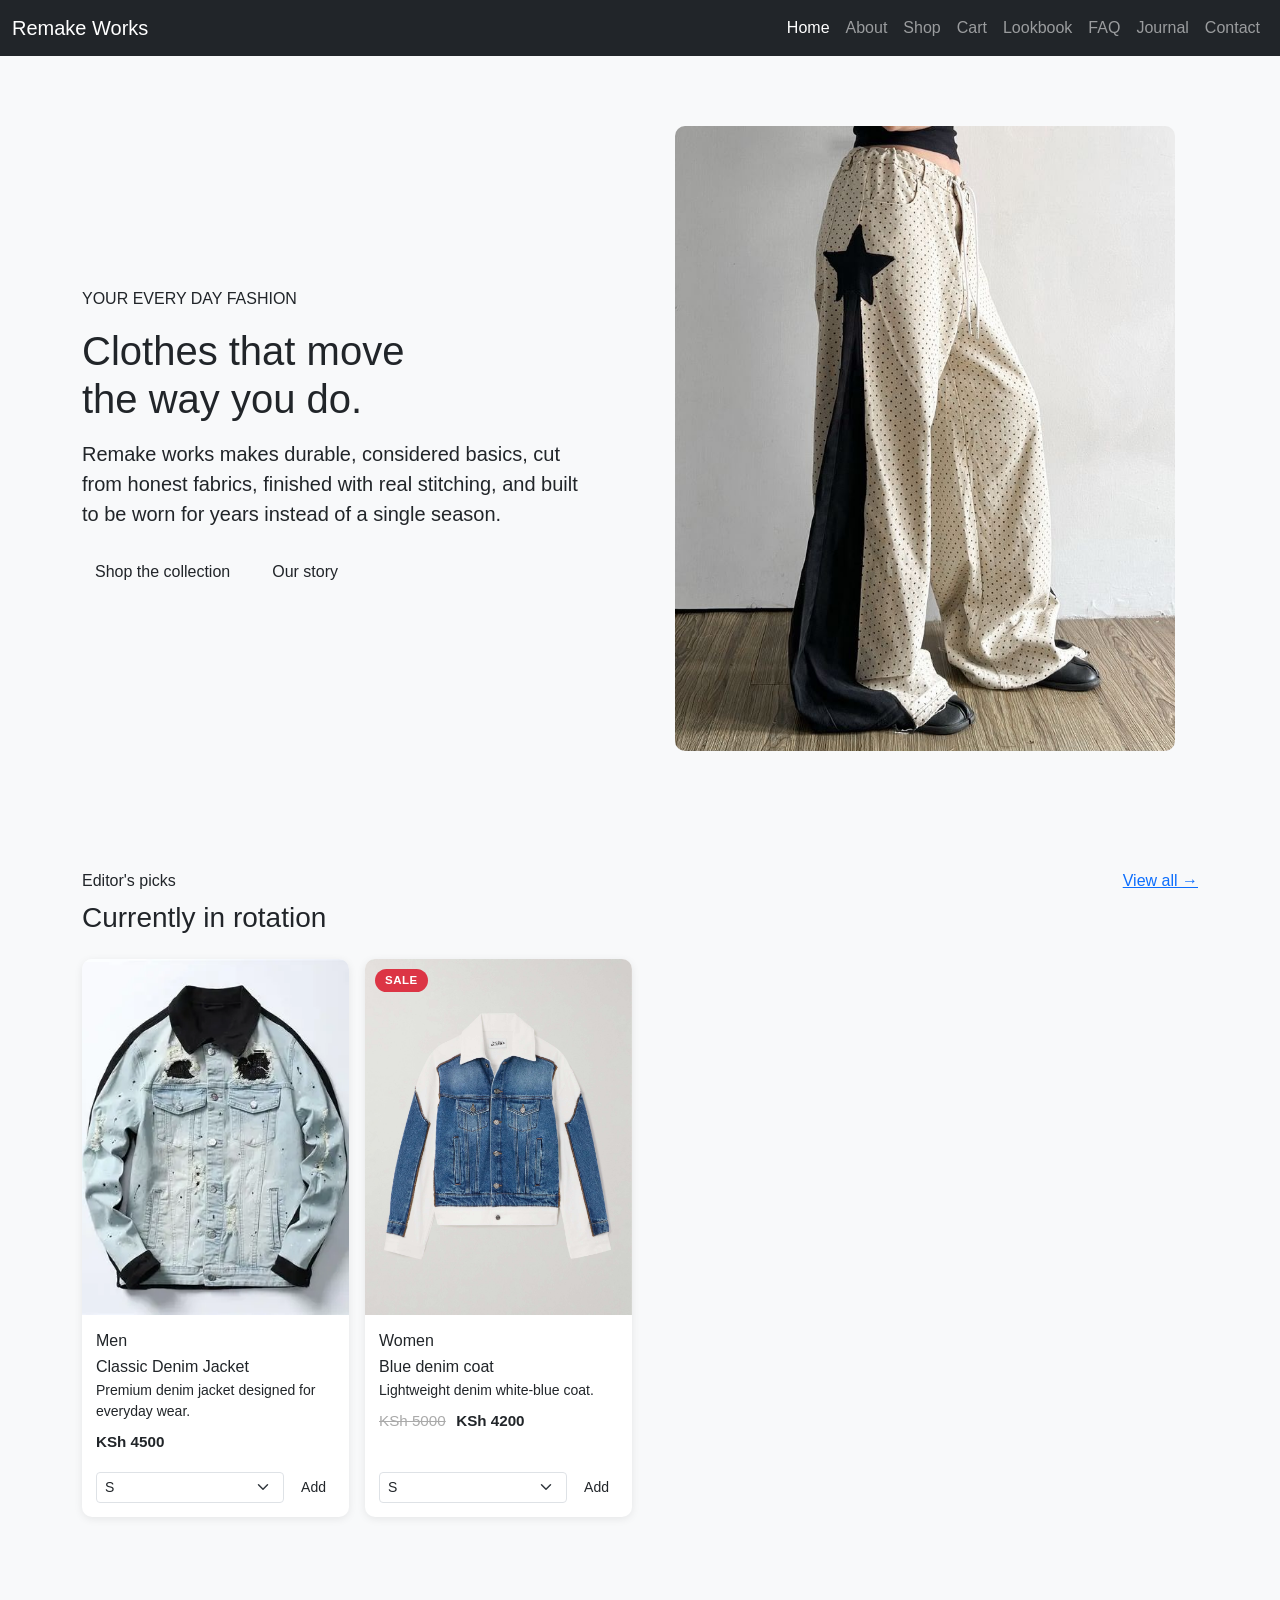
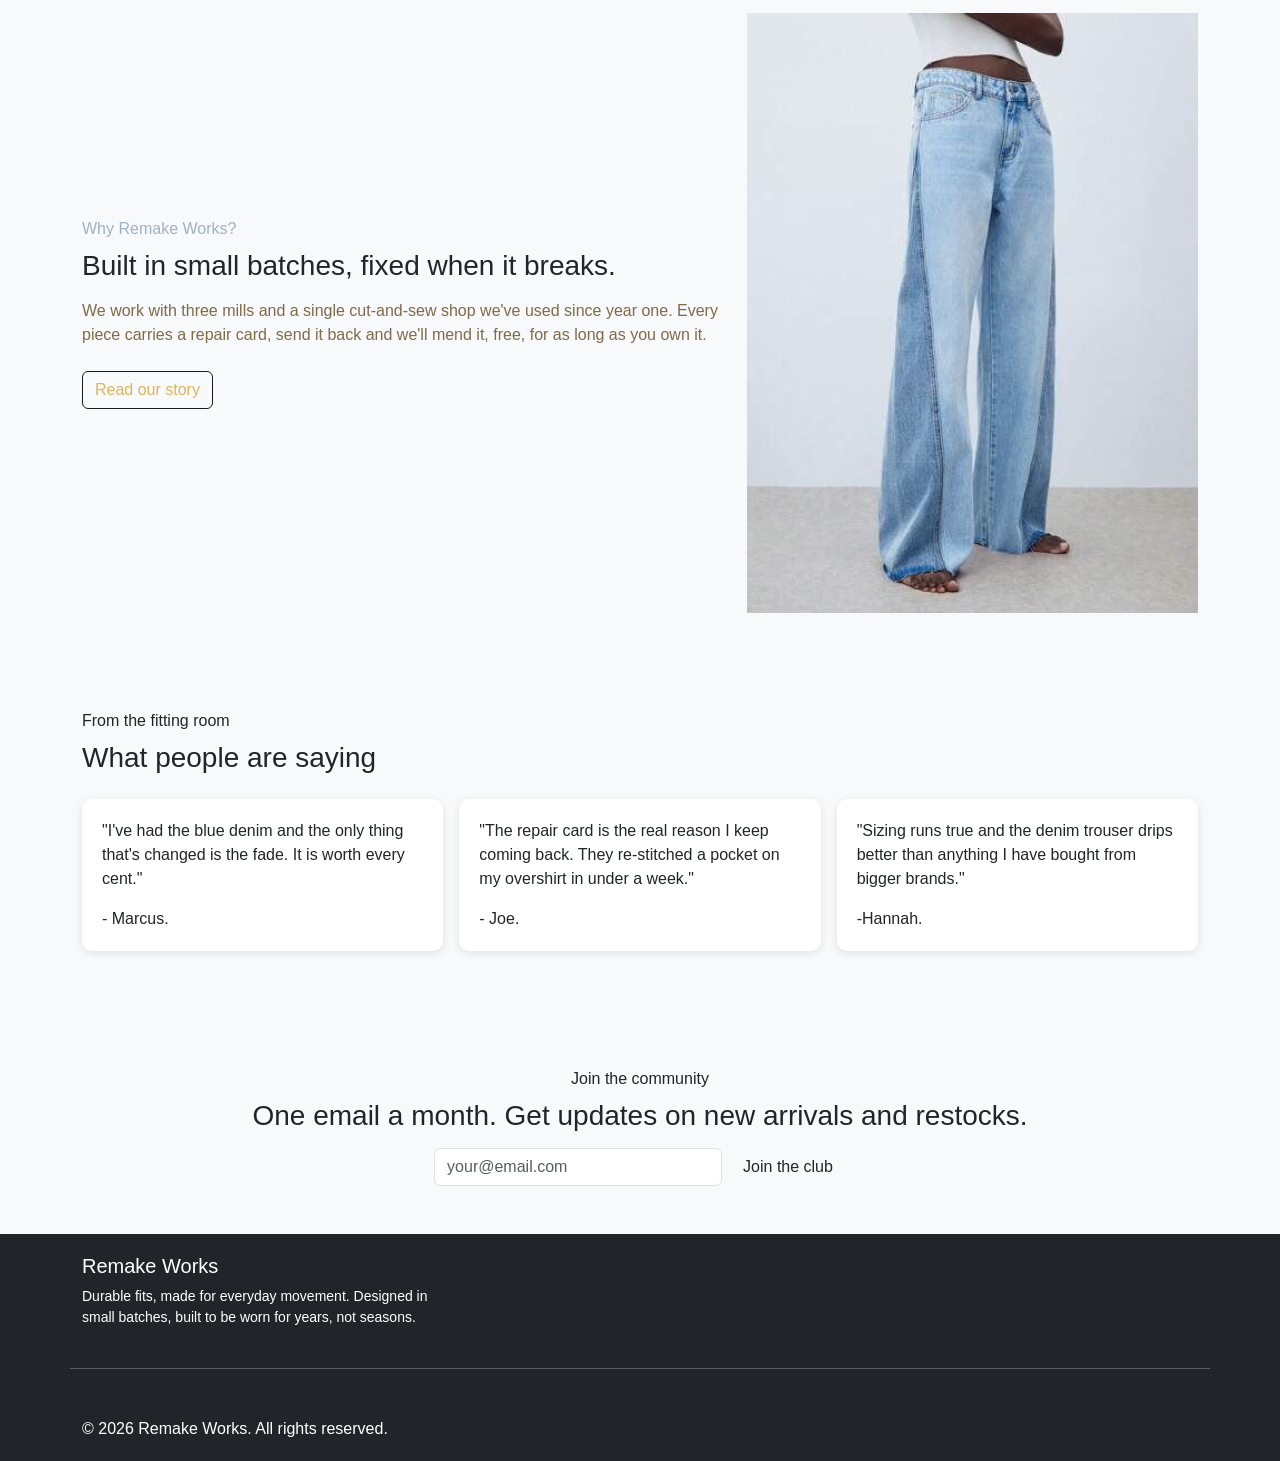
<file: index.html>
<!DOCTYPE html>
<html lang="en">
<head>
<meta charset="UTF-8">
<meta name="viewport" content="width=device-width, initial-scale=1.0">
<title>Remake Works</title>
<link href="https://cdn.jsdelivr.net/npm/bootstrap@5.3.3/dist/css/bootstrap.min.css" rel="stylesheet">

   <link rel="stylesheet" href="css/style.css">
    <script src="https://cdn.jsdelivr.net/npm/bootstrap@5.3.3/dist/js/bootstrap.bundle.min.js"></script>

<body>
    
<nav class="navbar navbar-expand-lg navbar-dark bg-dark">
    <div class="container-fluid">

        <a class="navbar-brand" href="index.html">Remake Works</a>

        <button class="navbar-toggler" type="button"
            data-bs-toggle="collapse"
            data-bs-target="#navbarNav">
            

            <span class="navbar-toggler-icon"></span>
        </button>

        <div class="collapse navbar-collapse" id="navbarNav">

            <ul class="navbar-nav ms-auto">

                <li class="nav-item">
                    <a class="nav-link active" href="index.html">Home</a>
                </li>

                <li class="nav-item">
                    <a class="nav-link" href="about.html">About</a>
                </li>

                <li class="nav-item">
                    <a class="nav-link" href="shop.html">Shop</a>
                </li>

                <li class="nav-item">
                    <a class="nav-link" href="cart.html">Cart</a>
                </li>

                <li class="nav-item">
                    <a class="nav-link" href="lookbook.html">Lookbook</a>
                </li>

                <li class="nav-item">
                    <a class="nav-link" href="faq.html">FAQ</a>
                </li>

                <li class="nav-item">
                    <a class="nav-link" href="journal.html">Journal</a>
                </li>

                <li class="nav-item">
                    <a class="nav-link" href="contact.html">Contact</a>
                </li>

            </ul>

        </div>
    </div>
</nav>

  <section class="hero">
    <div class="container">
      <div class="row align-items-center gy-4">
        <div class="col-lg-6">
          <p class="hero-tag mb-3">YOUR EVERY DAY FASHION</p>
          <h1 class="display-font mb-3">Clothes that move<br>the way you do.</h1>
          <p class="fs-5 text-ink-soft mb-4" style="max-width: 32rem;">Remake works makes durable, considered basics, cut from honest fabrics, finished with real stitching, and built to be worn for years instead of a single season.</p>
          <div class="d-flex flex-wrap gap-3">
            <a href="shop.html" class="btn btn-drift">Shop the collection</a>
            <a href="about.html" class="btn btn-drift-outline">Our story</a>
          </div>
        </div>
        <div class="col-lg-6">
          <div class="hero-image-frame">
            <img src="images/upc-j.jpeg">
          </div>
        </div>
      </div>
    </div>
  </section>



  

  <!-- Featured picks -->
  <section class="py-5 bg-canvas-soft stitch-top">
    <div class="container">
      <div class="d-flex justify-content-between align-items-baseline mb-4">
        <div>
          <p class="section-label mb-2">Editor's picks</p>
          <h2 class="h3 mb-0">Currently in rotation</h2>
        </div>
        <a href="shop.html" class="text-denim">View all &rarr;</a>
      </div>
      <div class="row g-3" id="featured-grid"></div>
    </div>
  </section>

  <!-- Brand story snippet -->
  <section class="py-5 bg-ink">
    <div class="container">
      <div class="row align-items-center gy-4">
        <div class="col-lg-7">
          <p class="section-label mb-2" style="color:#9fb3c2;">Why Remake Works?</p>
          <h2 class="h3 mb-3">Built in small batches, fixed when it breaks.</h2>
          <p class="mb-4" style="color:#7e6b48;">We work with three mills and a single cut-and-sew shop we've used since year one. Every piece carries a repair card, send it back and we'll mend it, free, for as long as you own it.</p>
          <a href="about.html" class="btn btn-drift-outline" style="border-color:#1a1919; color:#e0b45c;">Read our story</a>
        </div>
        <div class="col-lg-5">
          <div class="hero-image-frame" style="border-color:#444; background:#1b1a17;">
            <img src="images/bl-upc.jpeg">
          </div>
        </div>
      </div>
    </div>
  </section>

  <!-- Reviews -->
  <section class="py-5">
    <div class="container">
      <p class="section-label mb-2">From the fitting room</p>
      <h2 class="h3 mb-4">What people are saying</h2>
      <div class="row g-3">
        <div class="col-md-4">
          <div class="feature-block">
            <p class="mb-3">"I've had the blue denim and the only thing that's changed is the fade. It is worth every cent."</p>
            <p class="eyebrow mb-0">- Marcus.</p>
          </div>
        </div>
        <div class="col-md-4">
          <div class="feature-block">
            <p class="mb-3">"The repair card is the real reason I keep coming back. They re-stitched a pocket on my overshirt in under a week."</p>
            <p class="eyebrow mb-0">- Joe.</p>
          </div>
        </div>
        <div class="col-md-4">
          <div class="feature-block">
            <p class="mb-3">"Sizing runs true and the denim trouser drips better than anything I have bought from bigger brands."</p>
            <p class="eyebrow mb-0">-Hannah.</p>
          </div>
        </div>
      </div>
    </div>
  </section>

  <!-- Newsletter -->
  <section class="py-5 bg-canvas-soft stitch-top">
    <div class="container text-center">
      <p class="section-label mb-2">Join the community</p>
      <h2 class="h3 mb-3">One email a month. Get updates on new arrivals and restocks.</h2>
      <form class="newsletter-form d-flex gap-2 justify-content-center flex-wrap" novalidate>
        <label class="visually-hidden" for="home-newsletter-email">Email address</label>
        <input type="email" id="home-newsletter-email" class="form-control" style="max-width:18rem;" placeholder="your@email.com" required>
        <button class="btn btn-drift" type="submit">Join the club</button>
      </form>
    </div>
  </section>

</main>

<footer class="site-footer stitch-top">
  <div class="container">
    <div class="row gy-4">
      <div class="col-lg-4">
        <p class="navbar-brand-drift h5">Remake Works</p>
        <p class="text-ink-soft small">Durable fits, made for everyday movement. Designed in small batches, built to be worn for years, not seasons.</p>
       
      </div>
      
      
   
    <hr class="stitch-divider my-4">
    <div class="footer-bottom d-flex flex-wrap justify-content-between gap-2">
      <span>&copy; <span class="current-year"></span> Remake Works. All rights reserved.</span>
      </div>
  </div>
</footer>

<div class="toast-container position-fixed bottom-0 end-0 p-3" id="toast-container"></div>
<script src="js/products.js"></script>
<script src="js/main.js"></script>

</body>
</html>
</file>
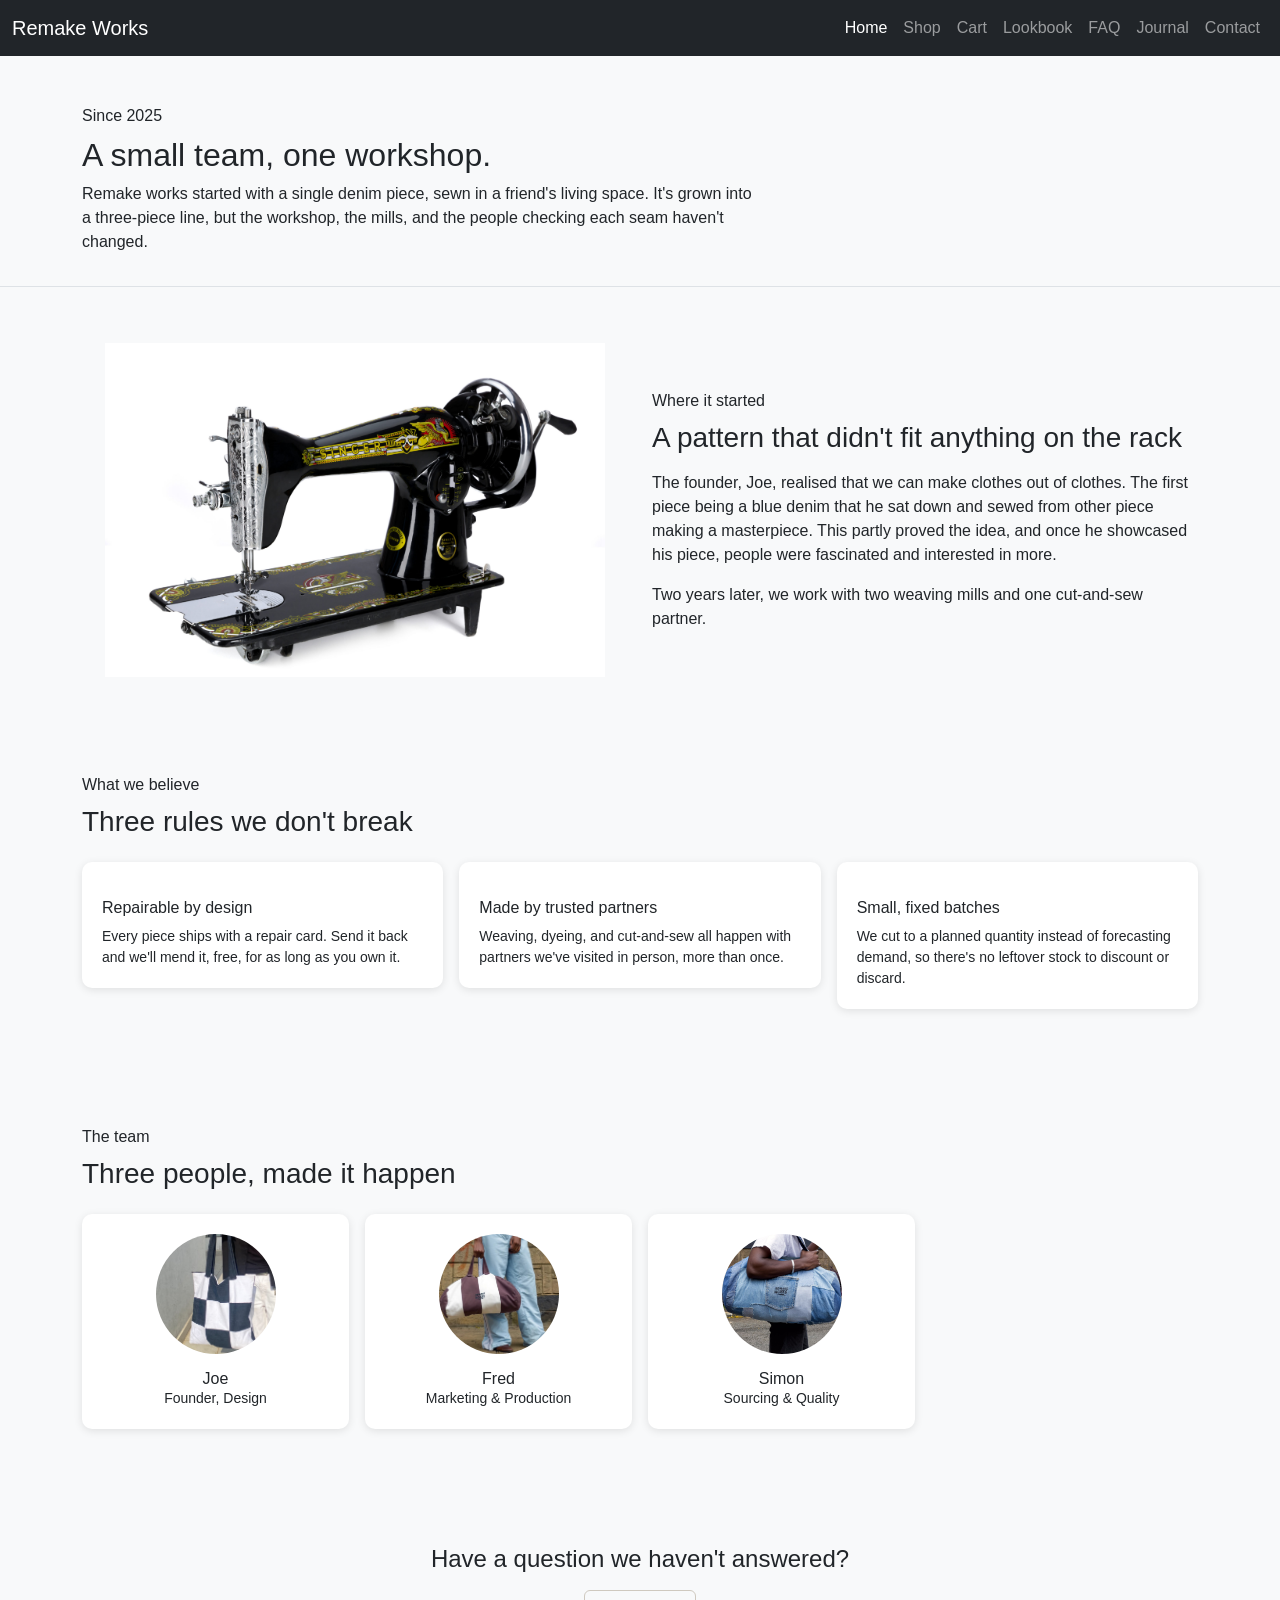
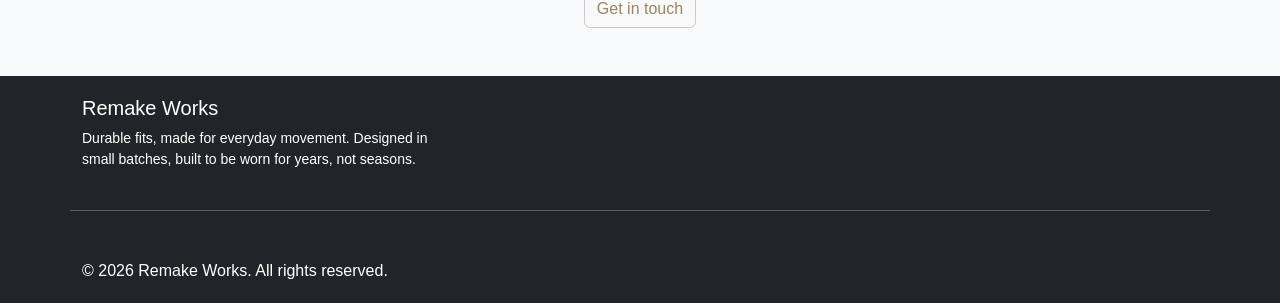
<file: about.html>
<!DOCTYPE html>
<html lang="en">
<head>
<meta charset="UTF-8">
<meta name="viewport" content="width=device-width, initial-scale=1.0">
<title>Remake Works</title>

<link href="https://cdn.jsdelivr.net/npm/bootstrap@5.3.3/dist/css/bootstrap.min.css" rel="stylesheet">
<body>
    <link rel="stylesheet" href="css/style.css">
    <script src="https://cdn.jsdelivr.net/npm/bootstrap@5.3.3/dist/js/bootstrap.bundle.min.js"></script>

<nav class="navbar navbar-expand-lg navbar-dark bg-dark">
    <div class="container-fluid">

        <a class="navbar-brand" href="index.html">Remake Works</a>

        <button class="navbar-toggler" type="button"
            data-bs-toggle="collapse"
            data-bs-target="#navbarNav">
            

            <span class="navbar-toggler-icon"></span>
        </button>

        <div class="collapse navbar-collapse" id="navbarNav">

            <ul class="navbar-nav ms-auto">

                <li class="nav-item">
                    <a class="nav-link active" href="index.html">Home</a>
                </li>


                <li class="nav-item">
                    <a class="nav-link" href="shop.html">Shop</a>
                </li>

                <li class="nav-item">
                    <a class="nav-link" href="cart.html">Cart</a>
                </li>

                <li class="nav-item">
                    <a class="nav-link" href="lookbook.html">Lookbook</a>
                </li>

                <li class="nav-item">
                    <a class="nav-link" href="faq.html">FAQ</a>
                </li>

                <li class="nav-item">
                    <a class="nav-link" href="journal.html">Journal</a>
                </li>

                <li class="nav-item">
                    <a class="nav-link" href="contact.html">Contact</a>
                </li>

            </ul>

        </div>
    </div>
</nav>

<section class="page-header">
    <div class="container">
      <p class="section-label mb-2">Since 2025</p>
      <h1 class="display-font h2 mb-2">A small team, one workshop.</h1>
      <p class="text-ink-soft mb-0" style="max-width: 42rem;">
        Remake works started with a single denim piece, sewn in a friend's living space.
        It's grown into a three-piece line, but the workshop, the mills, and the people checking each seam haven't changed.</p>
    </div>
  </section>
<section class="py-5">
    <div class="container">
      <div class="row align-items-center gy-4">
        <div class="col-lg-6">
          <div class="hero-image-frame">
            <img src="images/sew.jpg">
             </div>
        </div>
        <div class="col-lg-6">
          <p class="section-label mb-2">Where it started</p>
          <h2 class="h3 mb-3">A pattern that didn't fit anything on the rack</h2>
          <p class="text-ink-soft">The founder, Joe, realised that we can make clothes out of clothes.
             The first piece being a blue denim that he sat down and sewed from other piece making a masterpiece.
             This partly proved the idea, and once he showcased his piece, people were fascinated and interested in more.</p>
          <p class="text-ink-soft mb-0">Two years later, we work with two weaving mills and one cut-and-sew partner.</p>
        </div>
      </div>
    </div>
  </section>

  <section class="py-5 bg-canvas-soft stitch-top">
    <div class="container">
      <p class="section-label mb-2">What we believe</p>
      <h2 class="h3 mb-4">Three rules we don't break</h2>
      <div class="row g-3">
        <div class="col-md-4">
          <div class="feature-block">
            <i class="bi bi-tools fs-3 text-denim" aria-hidden="true"></i>
            <h3 class="h6 mt-3">Repairable by design</h3>
            <p class="text-ink-soft small mb-0">Every piece ships with a repair card. Send it back and we'll mend it, free, for as long as you own it.</p>
          </div>
        </div>
        <div class="col-md-4">
          <div class="feature-block">
            <i class="bi bi-geo-alt fs-3 text-denim" aria-hidden="true"></i>
            <h3 class="h6 mt-3">Made by trusted partners</h3>
            <p class="text-ink-soft small mb-0">Weaving, dyeing, and cut-and-sew all happen with partners we've visited in person, more than once.</p>
          </div>
        </div>
        <div class="col-md-4">
          <div class="feature-block">
            <i class="bi bi-arrow-repeat fs-3 text-denim" aria-hidden="true"></i>
            <h3 class="h6 mt-3">Small, fixed batches</h3>
            <p class="text-ink-soft small mb-0">We cut to a planned quantity instead of forecasting demand, so there's no leftover stock to discount or discard.</p>
          </div>
        </div>
      </div>
    </div>
  </section>

  <section class="py-5">
    <div class="container">
      <p class="section-label mb-2">The team</p>
      <h2 class="h3 mb-4">Three people, made it happen</h2>
      <div class="row g-3">
        <div class="col-md-3 col-6">
          <div class="feature-block text-center">
            <img src="images/joe.jpeg">
            <h3 class="h6 mb-0">Joe</h3>
            <p class="small text-ink-soft mb-0">Founder, Design</p>
          </div>
        </div>
        <div class="col-md-3 col-6">
          <div class="feature-block text-center">
            <img src="images/fred.jpeg">
            <h3 class="h6 mb-0">Fred</h3>
            <p class="small text-ink-soft mb-0">Marketing &amp; Production</p>
          </div>
        </div>
        <div class="col-md-3 col-6">
          <div class="feature-block text-center">
            <img src="images/simon.jpeg">
            <h3 class="h6 mb-0">Simon</h3>
            <p class="small text-ink-soft mb-0">Sourcing &amp; Quality</p>
          </div>
        </div>
        </div>
      </div>
    </div>
  </section>

  <section class="py-5 bg-ink">
    <div class="container text-center">
      <h2 class="h4 mb-3">Have a question we haven't answered?</h2>
      <a href="contact.html" class="btn btn-drift-outline" style="border-color:#cfc9bf; color:#9c865a;">Get in touch</a>
    </div>
  </section>

<footer class="site-footer stitch-top">
  <div class="container">
    <div class="row gy-4">
      <div class="col-lg-4">
        <p class="navbar-brand-drift h5">Remake Works</p>
        <p class="text-ink-soft small">Durable fits, made for everyday movement. Designed in small batches, built to be worn for years, not seasons.</p>
       
      </div>
      
      
   
    <hr class="stitch-divider my-4">
    <div class="footer-bottom d-flex flex-wrap justify-content-between gap-2">
      <span>&copy; <span class="current-year"></span> Remake Works. All rights reserved.</span>
      </div>
  </div>
</footer>

<div class="toast-container position-fixed bottom-0 end-0 p-3" id="toast-container"></div>
<script src="js/products.js"></script>
<script src="js/main.js"></script>

</body>
</html>
</file>
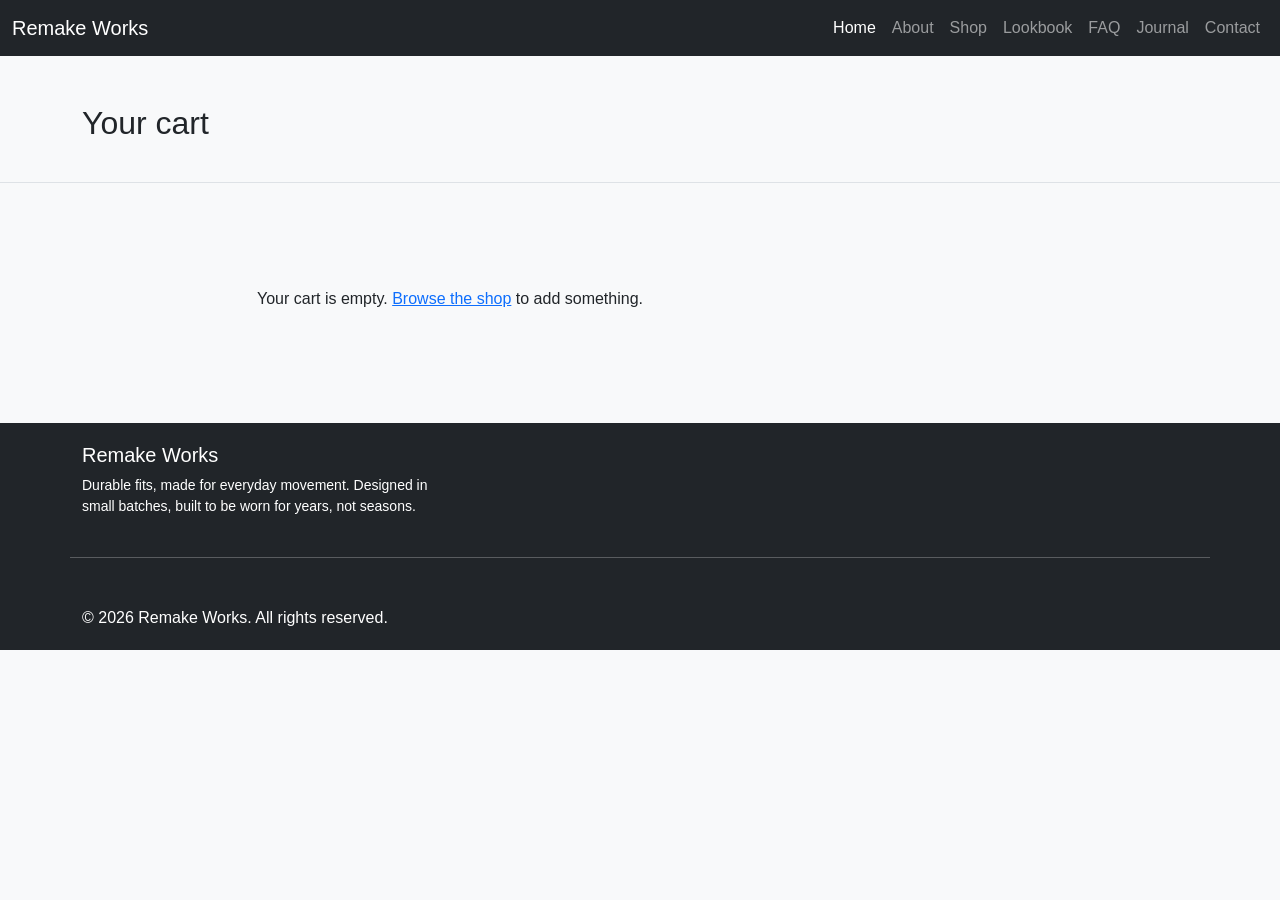
<file: cart.html>
<!DOCTYPE html>
<html lang="en">
<head>
<meta charset="UTF-8">
<meta name="viewport" content="width=device-width, initial-scale=1.0">
<title>Remake Works</title>
</head>
<link href="https://cdn.jsdelivr.net/npm/bootstrap@5.3.3/dist/css/bootstrap.min.css" rel="stylesheet">
<body>
    <link rel="stylesheet" href="css/style.css">
    <script src="https://cdn.jsdelivr.net/npm/bootstrap@5.3.3/dist/js/bootstrap.bundle.min.js"></script>

<nav class="navbar navbar-expand-lg navbar-dark bg-dark">
    <div class="container-fluid">

        <a class="navbar-brand" href="index.html">Remake Works</a>

        <button class="navbar-toggler" type="button"
            data-bs-toggle="collapse"
            data-bs-target="#navbarNav">
            

            <span class="navbar-toggler-icon"></span>
        </button>

        <div class="collapse navbar-collapse" id="navbarNav">

            <ul class="navbar-nav ms-auto">

                <li class="nav-item">
                    <a class="nav-link active" href="index.html">Home</a>
                </li>

                  <li class="nav-item">
                    <a class="nav-link" href="about.html">About</a>
                </li>

                <li class="nav-item">
                    <a class="nav-link" href="shop.html">Shop</a>
                </li>

                <li class="nav-item">
                    <a class="nav-link" href="lookbook.html">Lookbook</a>
                </li>

                <li class="nav-item">
                    <a class="nav-link" href="faq.html">FAQ</a>
                </li>

                <li class="nav-item">
                    <a class="nav-link" href="journal.html">Journal</a>
                </li>

                <li class="nav-item">
                    <a class="nav-link" href="contact.html">Contact</a>
                </li>

            </ul>

        </div>
    </div>
</nav>

<section class="page-header">
    <div class="container">
      <h1 class="display-font h2 mb-2">Your cart</h1>
     </div>
  </section>

  <section class="py-5">
    <div class="container">
      <div class="row g-4">
        <div class="col-lg-8">
          <p id="cart-empty-state" class="text-center text-ink-soft py-5">
            Your cart is empty. <a href="shop.html">Browse the shop</a> to add something.
          </p>
          <div id="cart-lines"></div>
        </div>
        <div class="col-lg-4">
          <div id="cart-summary" class="feature-block d-none">
            <h2 class="h6 mb-3">Order summary</h2>
            <div class="d-flex justify-content-between small mb-2">
              <span class="text-ink-soft">Subtotal</span>
              <span id="cart-subtotal">$0.00</span>
            </div>
            <div class="d-flex justify-content-between small mb-2">
              <span class="text-ink-soft">Shipping</span>
              <span id="cart-shipping">$0.00</span>
            </div>
            <hr class="stitch-divider my-3">
            <div class="d-flex justify-content-between fw-bold mb-3">
              <span>Total</span>
              <span id="cart-total">$0.00</span>
            </div>
            <button id="checkout-btn" type="button" class="btn btn-drift w-100">Checkout</button>
            <p class="small text-ink-soft mt-3 mb-0">Payment</p>
          </div>
        </div>
      </div>
    </div>
  </section>


<footer class="site-footer stitch-top">
  <div class="container">
    <div class="row gy-4">
      <div class="col-lg-4">
        <p class="navbar-brand-drift h5">Remake Works</p>
        <p class="text-ink-soft small">Durable fits, made for everyday movement. Designed in small batches, built to be worn for years, not seasons.</p>
       
      </div>
      
      
   
    <hr class="stitch-divider my-4">
    <div class="footer-bottom d-flex flex-wrap justify-content-between gap-2">
      <span>&copy; <span class="current-year"></span> Remake Works. All rights reserved.</span>
      </div>
  </div>
</footer>

<div class="toast-container position-fixed bottom-0 end-0 p-3" id="toast-container"></div>
<script src="js/products.js"></script>
<script src="js/main.js"></script>

</body>
</html>
</file>
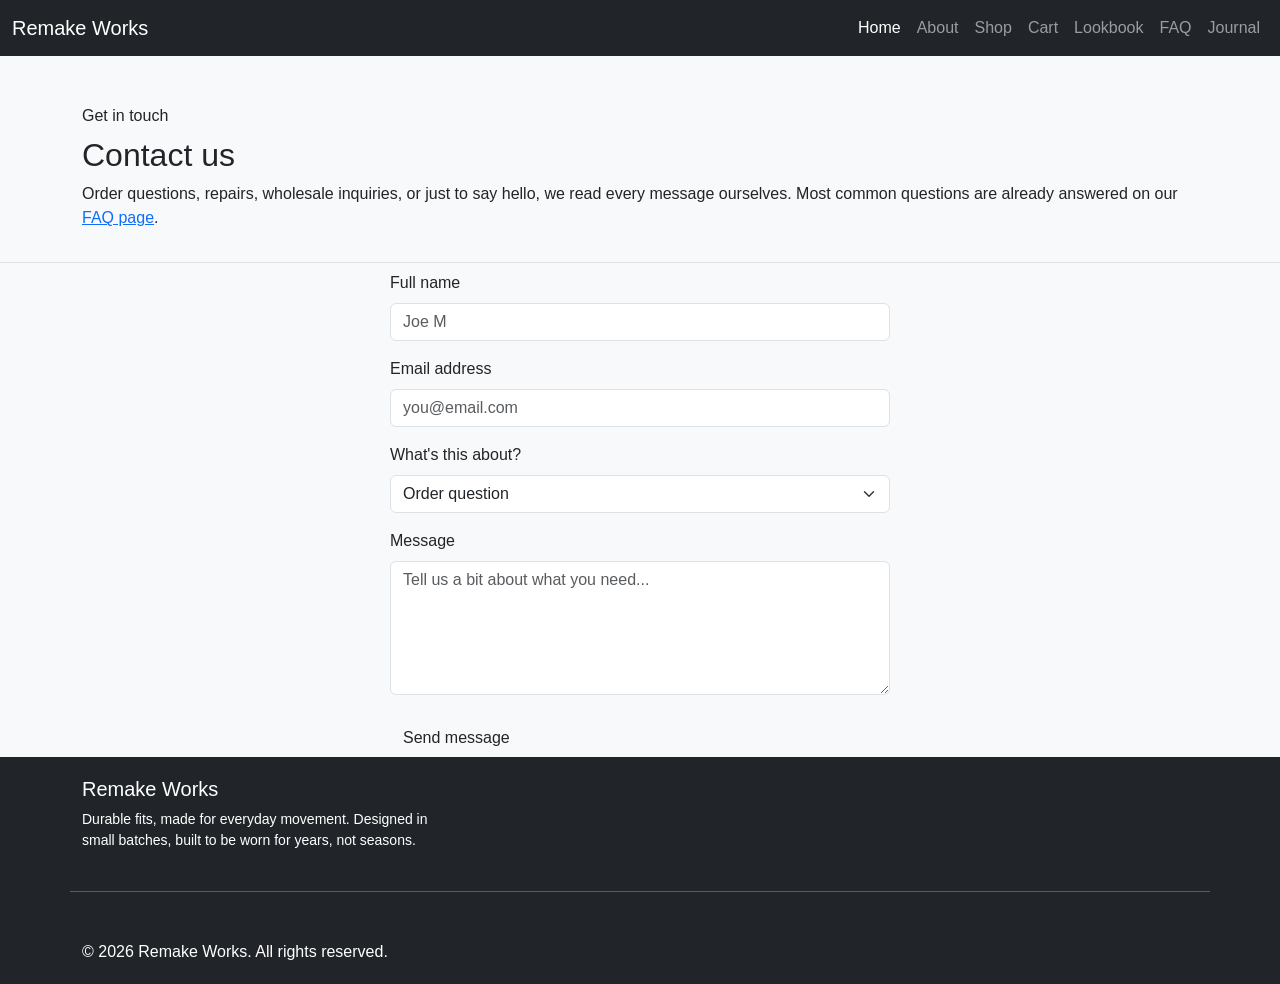
<file: contact.html>
<!DOCTYPE html>
<html lang="en">
<head>
<meta charset="UTF-8">
<meta name="viewport" content="width=device-width, initial-scale=1.0">
<title>Remake Works</title>
</head>
<link href="https://cdn.jsdelivr.net/npm/bootstrap@5.3.3/dist/css/bootstrap.min.css" rel="stylesheet">
<body>
    <link rel="stylesheet" href="css/style.css">
    <script src="https://cdn.jsdelivr.net/npm/bootstrap@5.3.3/dist/js/bootstrap.bundle.min.js"></script>

<nav class="navbar navbar-expand-lg navbar-dark bg-dark">
    <div class="container-fluid">

        <a class="navbar-brand" href="index.html">Remake Works</a>

        <button class="navbar-toggler" type="button"
            data-bs-toggle="collapse"
            data-bs-target="#navbarNav">
            

            <span class="navbar-toggler-icon"></span>
        </button>

        <div class="collapse navbar-collapse" id="navbarNav">

            <ul class="navbar-nav ms-auto">

                <li class="nav-item">
                    <a class="nav-link active" href="index.html">Home</a>
                </li>

                  <li class="nav-item">
                    <a class="nav-link" href="about.html">About</a>
                </li>
         
                <li class="nav-item">
                    <a class="nav-link" href="shop.html">Shop</a>
                </li>

                <li class="nav-item">
                    <a class="nav-link" href="cart.html">Cart</a>
                </li>

                <li class="nav-item">
                    <a class="nav-link" href="lookbook.html">Lookbook</a>
                </li>

                <li class="nav-item">
                    <a class="nav-link" href="faq.html">FAQ</a>
                </li>

                <li class="nav-item">
                    <a class="nav-link" href="journal.html">Journal</a>
                </li>

            </ul>

        </div>
    </div>
</nav>

<section class="page-header">
    <div class="container">
      <p class="section-label mb-2">Get in touch</p>
      <h1 class="display-font h2 mb-2">Contact us</h1>
      <p class="text-ink-soft mb-0">Order questions, repairs, wholesale inquiries, or just to say hello,
       we read every message ourselves. Most common questions are already answered on our
         <a href="faq.html">FAQ page</a>.</p>
    </div>
  </section>

  <form id="contact-form" novalidate>
            <div class="mb-3">
              <label for="contact-name" class="form-label">Full name</label>
              <input type="text" class="form-control" id="contact-name" name="name" placeholder="Joe M" required>
              <div class="invalid-feedback">Please tell us your name.</div>
            </div>

            <div class="mb-3">
              <label for="contact-email" class="form-label">Email address</label>
              <input type="email" class="form-control" id="contact-email" name="email" placeholder="you@email.com" required>
              <div class="invalid-feedback">Enter a valid email address.</div>
            </div>

            <div class="mb-3">
              <label for="contact-topic" class="form-label">What's this about?</label>
              <select class="form-select" id="contact-topic" name="topic">
                <option selected>Order question</option>
                <option>Repair program</option>
                <option>Returns &amp; exchanges</option>
                <option>Wholesale &amp; press</option>
                <option>Something else</option>
              </select>
            </div>

            <div class="mb-4">
              <label for="contact-message" class="form-label">Message</label>
              <textarea class="form-control" id="contact-message" name="message" rows="5" placeholder="Tell us a bit about what you need..." required></textarea>
              <div class="invalid-feedback">Message should be at least 10 characters.</div>
            </div>

            <button type="submit" class="btn btn-drift">Send message</button>
          </form>
        </div>


<footer class="site-footer stitch-top">
  <div class="container">
    <div class="row gy-4">
      <div class="col-lg-4">
        <p class="navbar-brand-drift h5">Remake Works</p>
        <p class="text-ink-soft small">Durable fits, made for everyday movement. Designed in small batches, built to be worn for years, not seasons.</p>
       
      </div>
      
      
   
    <hr class="stitch-divider my-4">
    <div class="footer-bottom d-flex flex-wrap justify-content-between gap-2">
      <span>&copy; <span class="current-year"></span> Remake Works. All rights reserved.</span>
      </div>
  </div>
</footer>

<div class="toast-container position-fixed bottom-0 end-0 p-3" id="toast-container"></div>
<script src="js/products.js"></script>
<script src="js/main.js"></script>

</body>
</html>
</file>
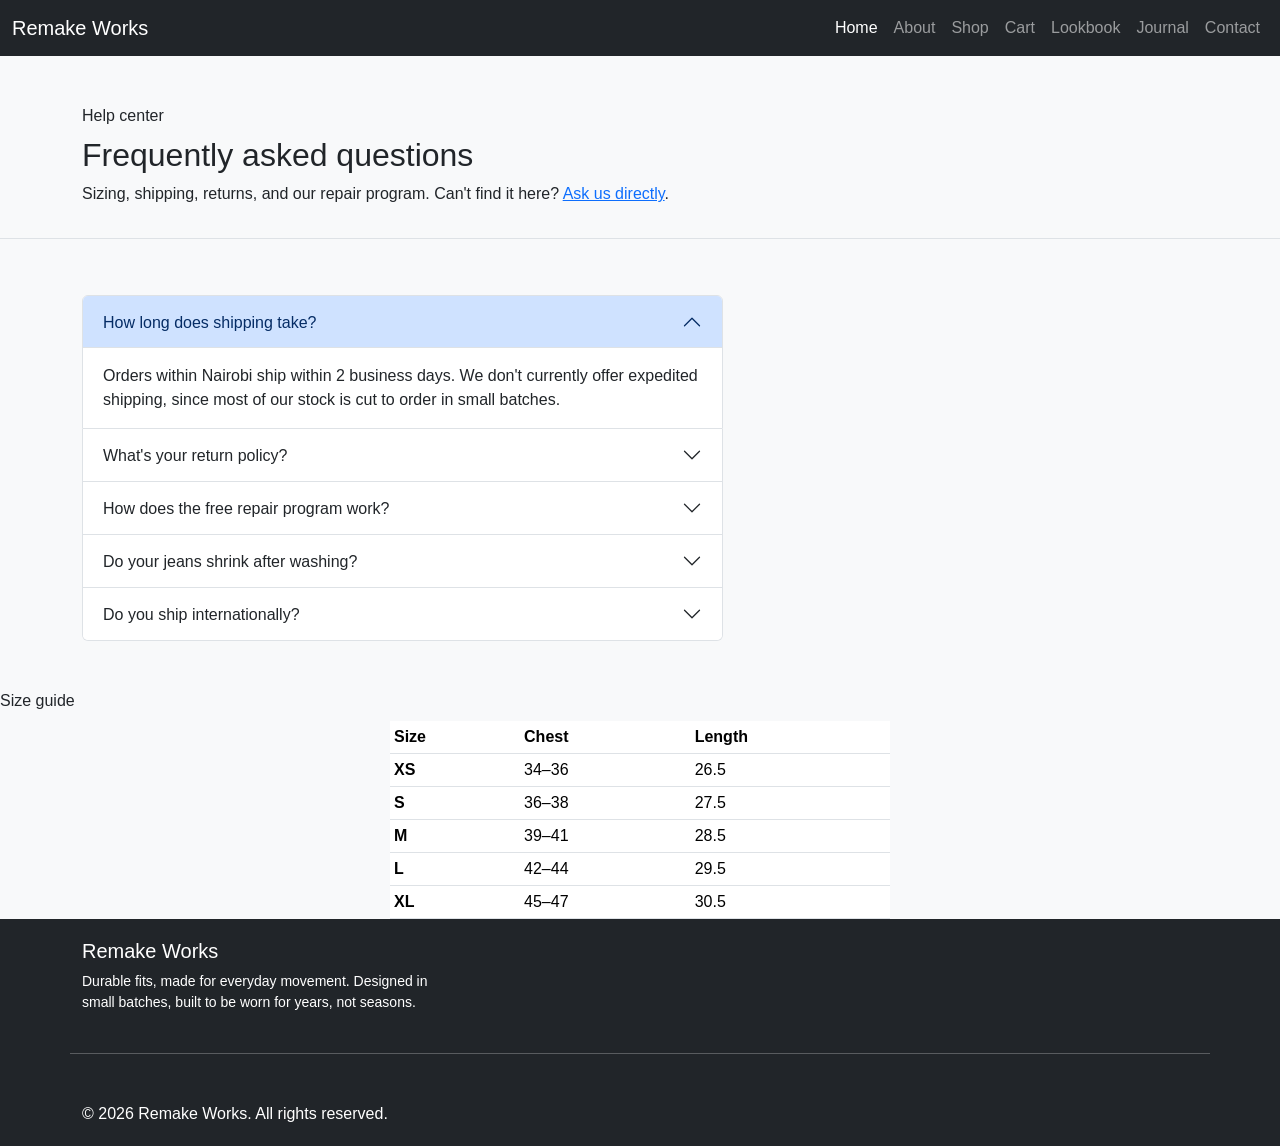
<file: faq.html>
<!DOCTYPE html>
<html lang="en">
<head>
<meta charset="UTF-8">
<meta name="viewport" content="width=device-width, initial-scale=1.0">
<title>Remake Works</title>

<link href="https://cdn.jsdelivr.net/npm/bootstrap@5.3.3/dist/css/bootstrap.min.css" rel="stylesheet">
<body>
    <link rel="stylesheet" href="css/style.css">
    <script src="https://cdn.jsdelivr.net/npm/bootstrap@5.3.3/dist/js/bootstrap.bundle.min.js"></script>

</head>
<nav class="navbar navbar-expand-lg navbar-dark bg-dark">
    <div class="container-fluid">

        <a class="navbar-brand" href="index.html">Remake Works</a>

        <button class="navbar-toggler" type="button"
            data-bs-toggle="collapse"
            data-bs-target="#navbarNav">
            

            <span class="navbar-toggler-icon"></span>
        </button>

        <div class="collapse navbar-collapse" id="navbarNav">

            <ul class="navbar-nav ms-auto">

                <li class="nav-item">
                    <a class="nav-link active" href="index.html">Home</a>
                </li>

                  <li class="nav-item">
                    <a class="nav-link" href="about.html">About</a>
                </li>

                <li class="nav-item">
                    <a class="nav-link" href="shop.html">Shop</a>
                </li>
                
                 <li class="nav-item">
                    <a class="nav-link" href="cart.html">Cart</a>
                </li>

                <li class="nav-item">
                    <a class="nav-link" href="lookbook.html">Lookbook</a>
                </li>

                <li class="nav-item">
                    <a class="nav-link" href="journal.html">Journal</a>
                </li>

                <li class="nav-item">
                    <a class="nav-link" href="contact.html">Contact</a>
                </li>

            </ul>

        </div>
    </div>
</nav>

<section class="page-header">
    <div class="container">
      <p class="section-label mb-2">Help center</p>
      <h1 class="display-font h2 mb-2">Frequently asked questions</h1>
      <p class="text-ink-soft mb-0">Sizing, shipping, returns, and our repair program. Can't find it here? <a href="contact.html">Ask us directly</a>.</p>
    </div>
  </section>

  <section class="py-5">
    <div class="container">
      <div class="row gy-4">
        <div class="col-lg-7">
          <div class="accordion" id="faqAccordion">

            <div class="accordion-item">
              <h2 class="accordion-header">
                <button class="accordion-button" type="button" data-bs-toggle="collapse" data-bs-target="#faq1" aria-expanded="true" aria-controls="faq1">
                  How long does shipping take?
                </button>
              </h2>
              <div id="faq1" class="accordion-collapse collapse show" data-bs-parent="#faqAccordion">
                <div class="accordion-body">Orders within Nairobi ship within 2 business days. We don't currently offer expedited shipping, since most of our stock is cut to order in small batches.</div>
              </div>
            </div>

            <div class="accordion-item">
              <h2 class="accordion-header">
                <button class="accordion-button collapsed" type="button" data-bs-toggle="collapse" data-bs-target="#faq2" aria-expanded="false" aria-controls="faq2">
                  What's your return policy?
                </button>
              </h2>
              <div id="faq2" class="accordion-collapse collapse" data-bs-parent="#faqAccordion">
                <div class="accordion-body">Unworn items with tags attached can be returned within 30 days of delivery for a full refund. Sale items and the Everyday Crew Socks are final sale for hygiene reasons. Email us through the <a href="contact.html">contact page</a> to start a return.</div>
              </div>
            </div>

            <div class="accordion-item">
              <h2 class="accordion-header">
                <button class="accordion-button collapsed" type="button" data-bs-toggle="collapse" data-bs-target="#faq3" aria-expanded="false" aria-controls="faq3">
                  How does the free repair program work?
                </button>
              </h2>
              <div id="faq3" class="accordion-collapse collapse" data-bs-parent="#faqAccordion">
                <div class="accordion-body">Every garment ships with a repair card printed with a unique code. If a seam fails or a button comes loose, send us a message with that code and a photo of the damage — we'll send a prepaid mailing label and repair it free of charge, with no time limit, for as long as you own the piece.</div>
              </div>
            </div>

            <div class="accordion-item">
              <h2 class="accordion-header">
                <button class="accordion-button collapsed" type="button" data-bs-toggle="collapse" data-bs-target="#faq4" aria-expanded="false" aria-controls="faq4">
                  Do your jeans shrink after washing?
                </button>
              </h2>
              <div id="faq4" class="accordion-collapse collapse" data-bs-parent="#faqAccordion">
                <div class="accordion-body">Yes, our Selvedge Straight Jean is unsanforized, so expect roughly 3–5% shrinkage in length after the first wash. We've already accounted for this in our size chart, so buy your usual size rather than sizing up.</div>
              </div>
            </div>

            <div class="accordion-item">
              <h2 class="accordion-header">
                <button class="accordion-button collapsed" type="button" data-bs-toggle="collapse" data-bs-target="#faq5" aria-expanded="false" aria-controls="faq5">
                  Do you ship internationally?
                </button>
              </h2>
              <div id="faq5" class="accordion-collapse collapse" data-bs-parent="#faqAccordion">
                <div class="accordion-body">Right now we only ship within Kenya. But we shall work to ship internationally soon</div>
              </div>
            </div>

          </div>
        </div>
    </section>

    <p class="section-label mb-2">Size guide</p>
    <div class="table-responsive">
              <table class="table table-sm align-middle mb-0">
                <thead>
                  <tr>
                    <th scope="col">Size</th>
                    <th scope="col">Chest</th>
                    <th scope="col">Length</th>
                  </tr>
                </thead>
                <tbody>
                  <tr><th scope="row">XS</th><td>34–36</td><td>26.5</td></tr>
                  <tr><th scope="row">S</th><td>36–38</td><td>27.5</td></tr>
                  <tr><th scope="row">M</th><td>39–41</td><td>28.5</td></tr>
                  <tr><th scope="row">L</th><td>42–44</td><td>29.5</td></tr>
                  <tr><th scope="row">XL</th><td>45–47</td><td>30.5</td></tr>
                </tbody>
              </table>
            </div>

<footer class="site-footer stitch-top">
  <div class="container">
    <div class="row gy-4">
      <div class="col-lg-4">
        <p class="navbar-brand-drift h5">Remake Works</p>
        <p class="text-ink-soft small">Durable fits, made for everyday movement. Designed in small batches, built to be worn for years, not seasons.</p>
       
      </div>
      
      
   
    <hr class="stitch-divider my-4">
    <div class="footer-bottom d-flex flex-wrap justify-content-between gap-2">
      <span>&copy; <span class="current-year"></span> Remake Works. All rights reserved.</span>
      </div>
  </div>
</footer>

<div class="toast-container position-fixed bottom-0 end-0 p-3" id="toast-container"></div>
<script src="js/products.js"></script>
<script src="js/main.js"></script>

</body>
</html>
</file>
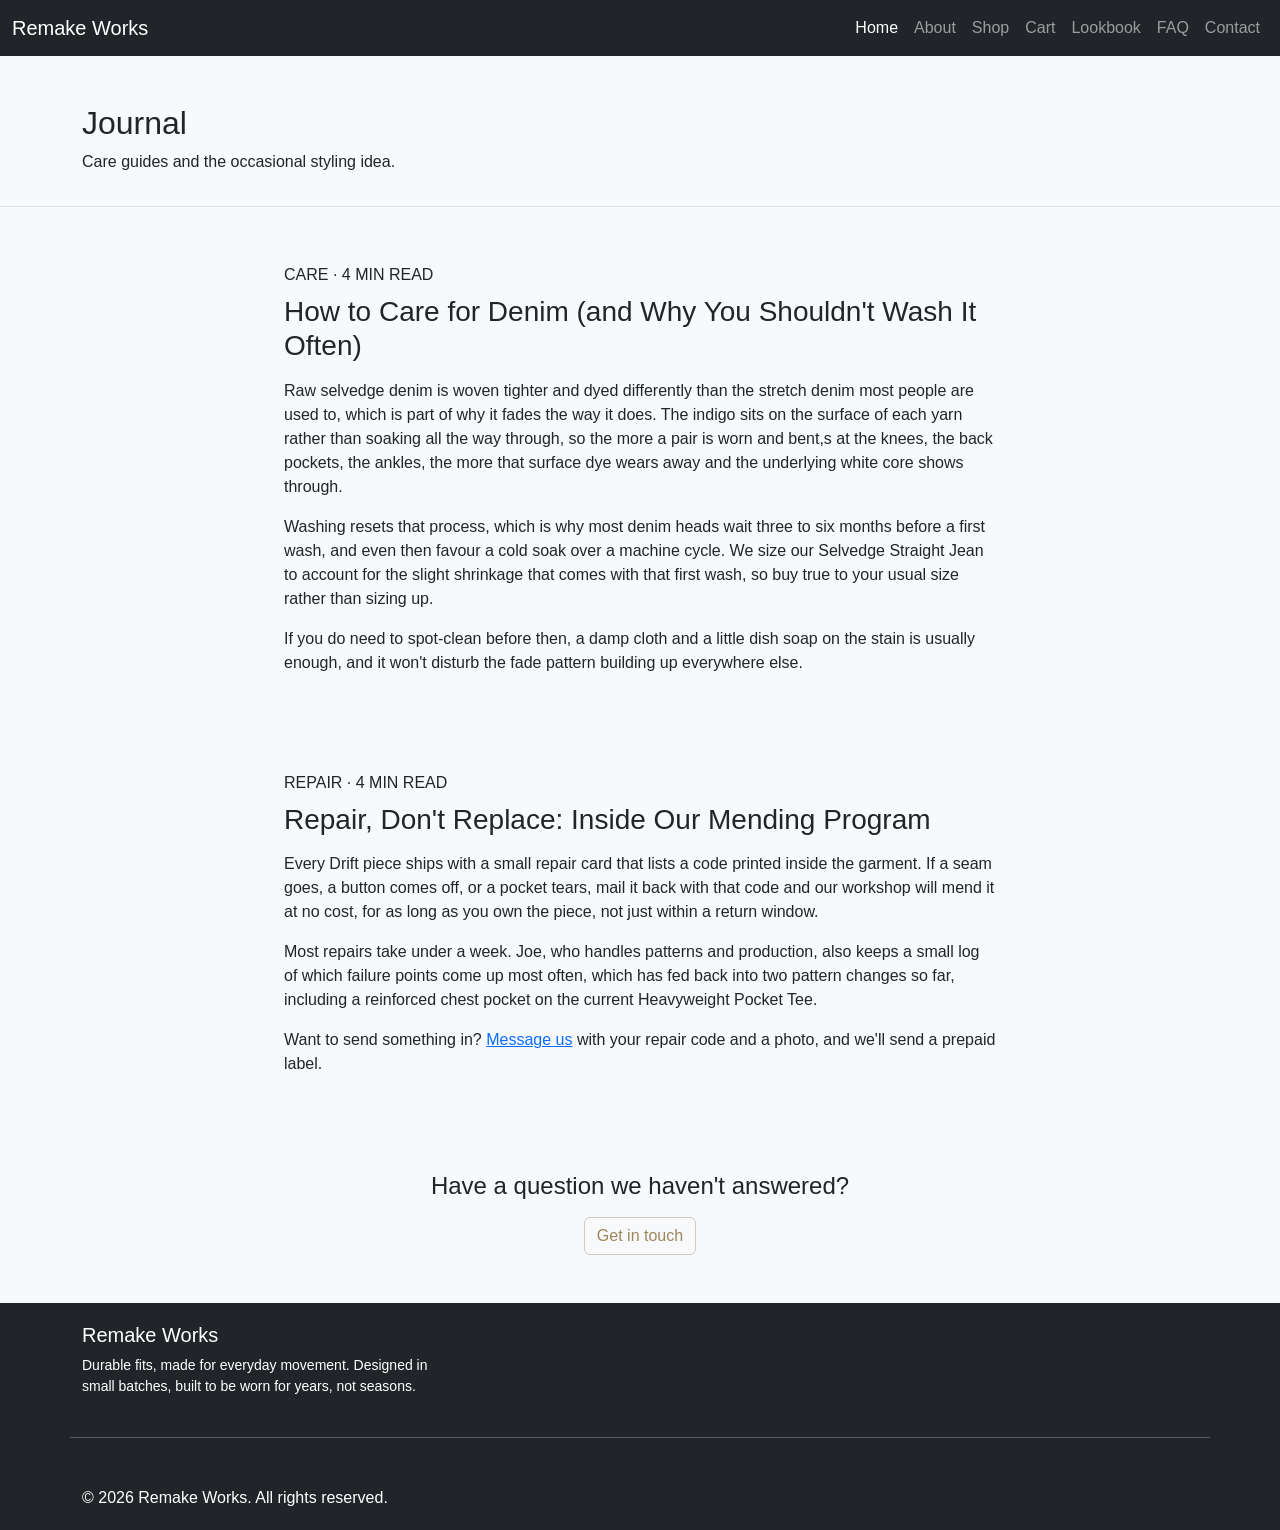
<file: journal.html>
<!DOCTYPE html>
<html lang="en">
<head>
<meta charset="UTF-8">
<meta name="viewport" content="width=device-width, initial-scale=1.0">
<title>Remake Works</title>
<link href="https://cdn.jsdelivr.net/npm/bootstrap@5.3.3/dist/css/bootstrap.min.css" rel="stylesheet">

   <link rel="stylesheet" href="css/style.css">
    <script src="https://cdn.jsdelivr.net/npm/bootstrap@5.3.3/dist/js/bootstrap.bundle.min.js"></script>
</head>
<body>
    
<nav class="navbar navbar-expand-lg navbar-dark bg-dark">
    <div class="container-fluid">

        <a class="navbar-brand" href="index.html">Remake Works</a>

        <button class="navbar-toggler" type="button"
            data-bs-toggle="collapse"
            data-bs-target="#navbarNav">
            

            <span class="navbar-toggler-icon"></span>
        </button>

        <div class="collapse navbar-collapse" id="navbarNav">

            <ul class="navbar-nav ms-auto">

                <li class="nav-item">
                    <a class="nav-link active" href="index.html">Home</a>
                </li>

                <li class="nav-item">
                    <a class="nav-link" href="about.html">About</a>
                </li>

                <li class="nav-item">
                    <a class="nav-link" href="shop.html">Shop</a>
                </li>

                <li class="nav-item">
                    <a class="nav-link" href="cart.html">Cart</a>
                </li>

                <li class="nav-item">
                    <a class="nav-link" href="lookbook.html">Lookbook</a>
                </li>

                <li class="nav-item">
                    <a class="nav-link" href="faq.html">FAQ</a>
                </li>

                <li class="nav-item">
                    <a class="nav-link" href="contact.html">Contact</a>
                </li>

            </ul>

        </div>
    </div>
</nav>

<section class="page-header">
    <div class="container">
      <h1 class="display-font h2 mb-2">Journal</h1>
      <p class="text-ink-soft mb-0">Care guides and the occasional styling idea.</p>
    </div>
  </section>

  <section class="py-5" id="article-denim">
    <div class="container" style="max-width: 46rem;">
      <p class="article-meta mb-2">CARE &middot; 4 MIN READ</p>
      <h2 class="h3 mb-3">How to Care for Denim (and Why You Shouldn't Wash It Often)</h2>
      <p class="text-ink-soft">Raw selvedge denim is woven tighter and dyed differently than the stretch denim most people are used to, which is part of why it fades the way it does. The indigo sits on the surface of each yarn rather than soaking all the way through, so the more a pair is worn and bent,s at the knees, the back pockets, the ankles, the more that surface dye wears away and the underlying white core shows through.</p>
      <p class="text-ink-soft">Washing resets that process, which is why most denim heads wait three to six months before a first wash, and even then favour a cold soak over a machine cycle. We size our Selvedge Straight Jean to account for the slight shrinkage that comes with that first wash, so buy true to your usual size rather than sizing up.</p>
      <p class="text-ink-soft mb-0">If you do need to spot-clean before then, a damp cloth and a little dish soap on the stain is usually enough, and it won't disturb the fade pattern building up everywhere else.</p>
    </div>
  </section>

  <section class="py-5 bg-canvas-soft stitch-top" id="article-repair">
    <div class="container" style="max-width: 46rem;">
      <p class="article-meta mb-2">REPAIR &middot; 4 MIN READ</p>
      <h2 class="h3 mb-3">Repair, Don't Replace: Inside Our Mending Program</h2>
      <p class="text-ink-soft">Every Drift piece ships with a small repair card that lists a code printed inside the garment. If a seam goes, a button comes off, or a pocket tears, mail it back with that code and our workshop will mend it at no cost, for as long as you own the piece, not just within a return window.</p>
      <p class="text-ink-soft">Most repairs take under a week. Joe, who handles patterns and production, also keeps a small log of which failure points come up most often, which has fed back into two pattern changes so far, including a reinforced chest pocket on the current Heavyweight Pocket Tee.</p>
      <p class="text-ink-soft mb-0">Want to send something in? <a href="contact.html">Message us</a> with your repair code and a photo, and we'll send a prepaid label.</p>
    </div>
  </section>

  <section class="py-5 bg-ink">
    <div class="container text-center">
      <h2 class="h4 mb-3">Have a question we haven't answered?</h2>
      <a href="contact.html" class="btn btn-drift-outline" style="border-color:#cfc9bf; color:#9c865a;">Get in touch</a>
    </div>
  </section>

<footer class="site-footer stitch-top">
  <div class="container">
    <div class="row gy-4">
      <div class="col-lg-4">
        <p class="navbar-brand-drift h5">Remake Works</p>
        <p class="text-ink-soft small">Durable fits, made for everyday movement. Designed in small batches, built to be worn for years, not seasons.</p>
       
      </div>
      
      
   
    <hr class="stitch-divider my-4">
    <div class="footer-bottom d-flex flex-wrap justify-content-between gap-2">
      <span>&copy; <span class="current-year"></span> Remake Works. All rights reserved.</span>
      </div>
  </div>
</footer>

<div class="toast-container position-fixed bottom-0 end-0 p-3" id="toast-container"></div>
<script src="js/products.js"></script>
<script src="js/main.js"></script>

</body>
</html>
</file>
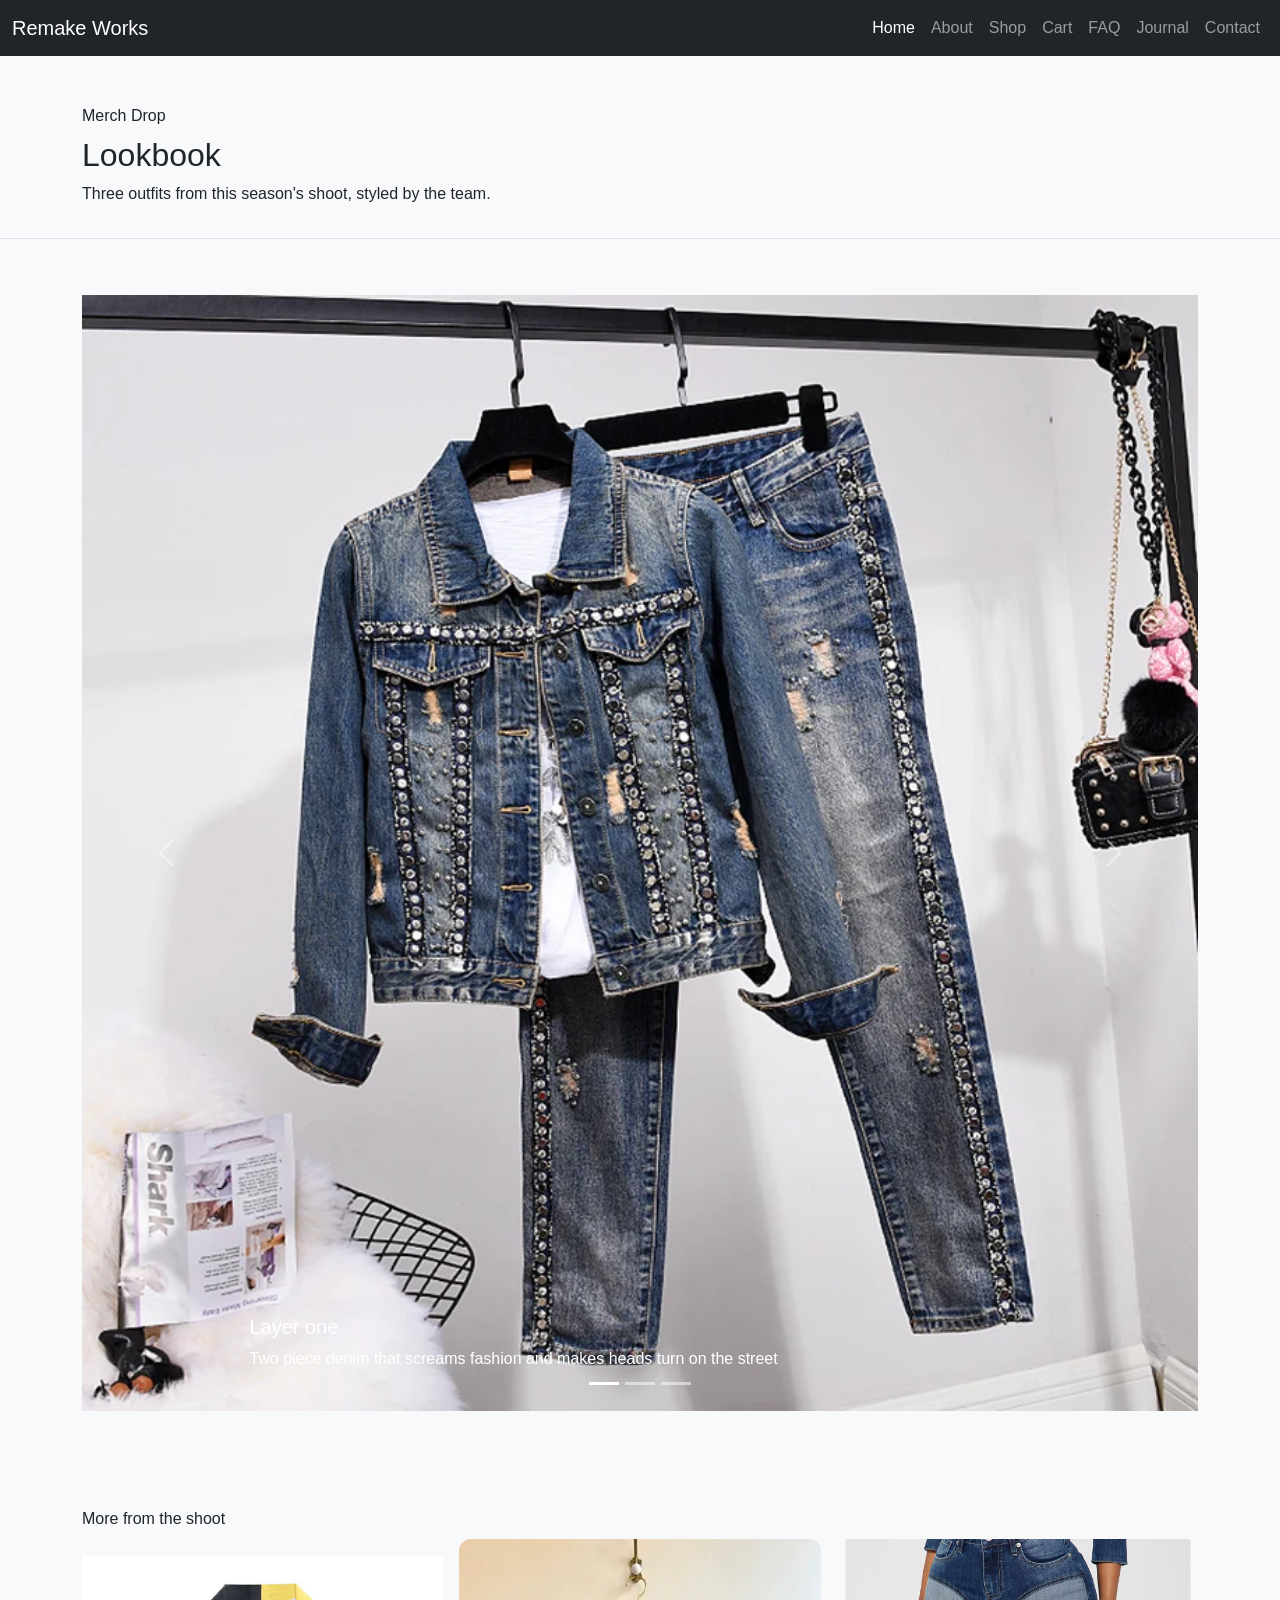
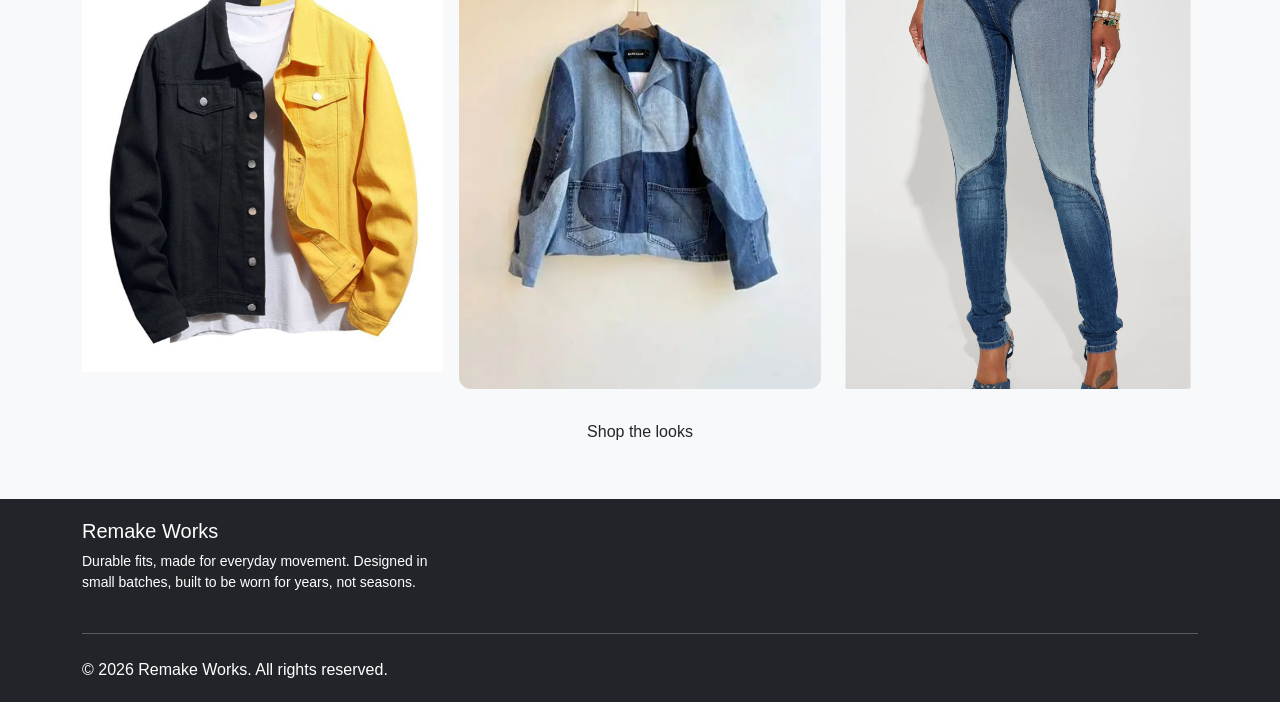
<file: lookbook.html>
<!DOCTYPE html>
<html lang="en">
<head>
<meta charset="UTF-8">
<meta name="viewport" content="width=device-width, initial-scale=1.0">
<title>Remake Works</title>
<link href="https://cdn.jsdelivr.net/npm/bootstrap@5.3.3/dist/css/bootstrap.min.css" rel="stylesheet">

   <link rel="stylesheet" href="css/style.css">
    <script src="https://cdn.jsdelivr.net/npm/bootstrap@5.3.3/dist/js/bootstrap.bundle.min.js"></script>
</head>
<body>
    
<nav class="navbar navbar-expand-lg navbar-dark bg-dark">
    <div class="container-fluid">

        <a class="navbar-brand" href="index.html">Remake Works</a>

        <button class="navbar-toggler" type="button"
            data-bs-toggle="collapse"
            data-bs-target="#navbarNav">
            

            <span class="navbar-toggler-icon"></span>
        </button>

        <div class="collapse navbar-collapse" id="navbarNav">

            <ul class="navbar-nav ms-auto">

                <li class="nav-item">
                    <a class="nav-link active" href="index.html">Home</a>
                </li>

                <li class="nav-item">
                    <a class="nav-link" href="about.html">About</a>
                </li>

                <li class="nav-item">
                    <a class="nav-link" href="shop.html">Shop</a>
                </li>

                <li class="nav-item">
                    <a class="nav-link" href="cart.html">Cart</a>
                </li>


                <li class="nav-item">
                    <a class="nav-link" href="faq.html">FAQ</a>
                </li>

                <li class="nav-item">
                    <a class="nav-link" href="journal.html">Journal</a>
                </li>

                <li class="nav-item">
                    <a class="nav-link" href="contact.html">Contact</a>
                </li>

            </ul>

        </div>
    </div>
</nav>

<section class="page-header">
    <div class="container">
      <p class="section-label mb-2">Merch Drop</p>
      <h1 class="display-font h2 mb-2">Lookbook</h1>
      <p class="text-ink-soft mb-0">Three outfits from this season's shoot, styled by the team.</p>
    </div>
  </section>

  <section class="py-5">
    <div class="container">
      <div id="lookbookCarousel" class="carousel slide lookbook-carousel" data-bs-ride="carousel">
        <div class="carousel-indicators">
          <button type="button" data-bs-target="#lookbookCarousel" data-bs-slide-to="0" class="active" aria-current="true" aria-label="Slide 1"></button>
          <button type="button" data-bs-target="#lookbookCarousel" data-bs-slide-to="1" aria-label="Slide 2"></button>
          <button type="button" data-bs-target="#lookbookCarousel" data-bs-slide-to="2" aria-label="Slide 3"></button>
        </div>
        <div class="carousel-inner">
          <div class="carousel-item active">
            <img src="images/s1.webp">
            <div class="carousel-caption text-start">
              <h2 class="h5 text-white">Layer one</h2>
              <p class="text-white mb-0">Two piece denim that screams fashion and makes heads turn on the street</p>
            </div>
          </div>
          <div class="carousel-item">
            <img src="images/s2.jpg">
            <div class="carousel-caption text-start">
              <h2 class="h5 text-white">Studio to street</h2>
              <p class="text-black mb-0">Denim jacket. Classic but still fly</p>
            </div>
          </div>
          <div class="carousel-item">
            <img src="images/s3.jpg">
            <div class="carousel-caption text-start">
              <h2 class="h5 text-black">Weekend off</h2>
              <p class="text-black mb-0">Denim pants. Two sided piece</p>
            </div>
          </div>
        </div>
        <button class="carousel-control-prev" type="button" data-bs-target="#lookbookCarousel" data-bs-slide="prev">
          <span class="carousel-control-prev-icon" aria-hidden="true"></span>
          <span class="visually-hidden">Previous</span>
        </button>
        <button class="carousel-control-next" type="button" data-bs-target="#lookbookCarousel" data-bs-slide="next">
          <span class="carousel-control-next-icon" aria-hidden="true"></span>
          <span class="visually-hidden">Next</span>
        </button>
      </div>
    </div>
  </section>

  <section class="py-5 bg-canvas-soft stitch-top">
    <div class="container">
      <p class="section-label mb-2">More from the shoot</p>
      <div class="row g-3">
        <div class="col-md-4">
          <div class="article-card">
            <img src="images/s4.jpg">
          </div>
        </div>
        <div class="col-md-4">
          <div class="article-card">
            <img src="images/s5.webp">
          </div>
        </div>
        <div class="col-md-4">
          <div class="article-card">
            <img src="images/s6.webp">
          </div>
        </div>
      </div>
      <div class="text-center mt-4">
        <a href="shop.html" class="btn btn-drift">Shop the looks</a>
      </div>
    </div>
  </section>

<footer class="site-footer stitch-top">
  <div class="container">
    <div class="row gy-4">
      <div class="col-lg-4">
        <p class="navbar-brand-drift h5">Remake Works</p>
        <p class="text-ink-soft small">Durable fits, made for everyday movement. Designed in small batches, built to be worn for years, not seasons.</p>
       
      </div>
    </div>
  
   
    <hr class="stitch-divider my-4">
    <div class="footer-bottom d-flex flex-wrap justify-content-between gap-2">
      <span>&copy; <span class="current-year"></span> Remake Works. All rights reserved.</span>
      </div>
  </div>

</footer>

<div class="toast-container position-fixed bottom-0 end-0 p-3" id="toast-container"></div>
<script src="js/products.js"></script>
<script src="js/main.js"></script>

</body>
</file>
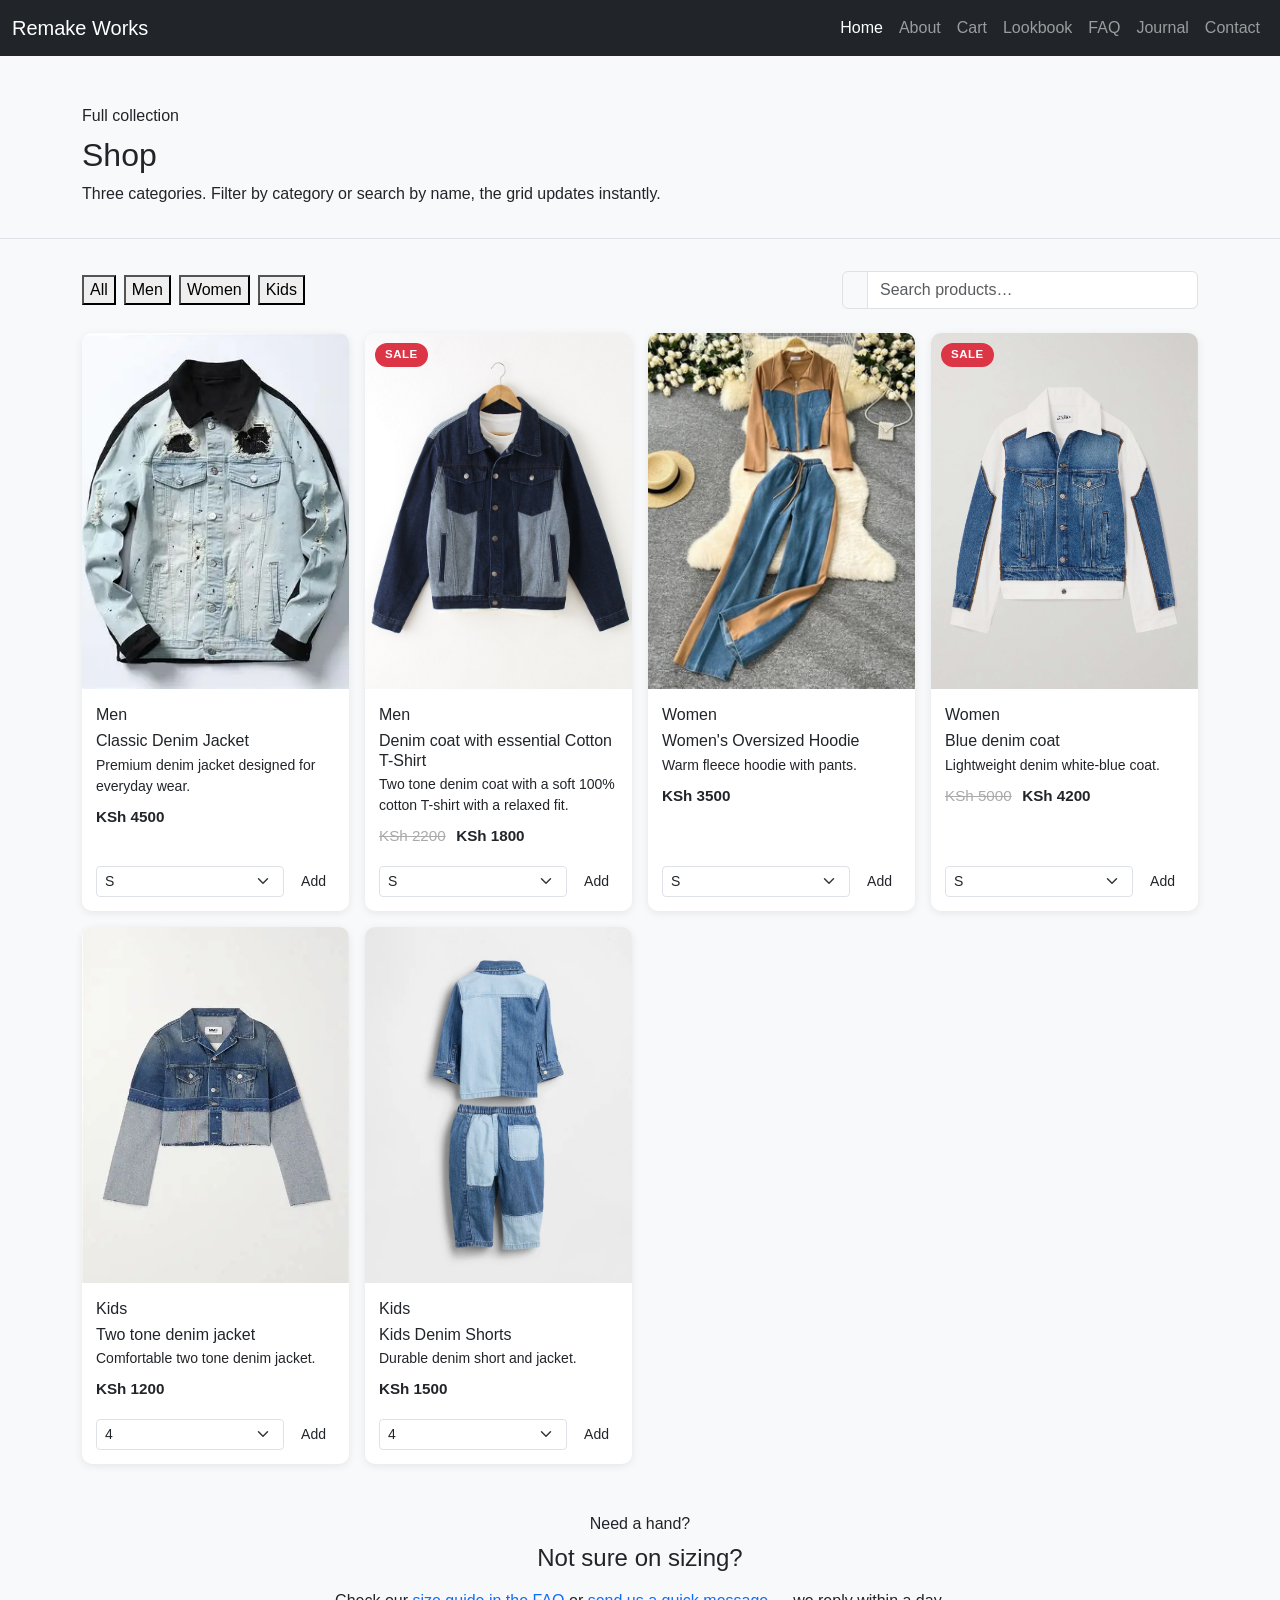
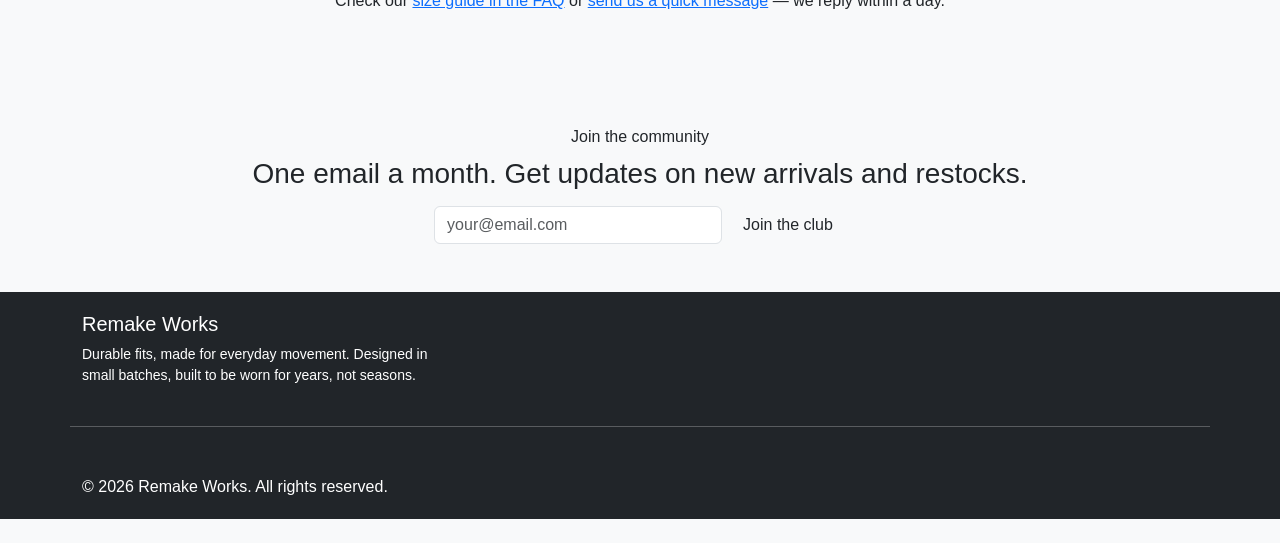
<file: shop.html>
<!DOCTYPE html>
<html lang="en">
<head>
<meta charset="UTF-8">
<meta name="viewport" content="width=device-width, initial-scale=1.0">
<title>Remake Works</title>

<link href="https://cdn.jsdelivr.net/npm/bootstrap@5.3.3/dist/css/bootstrap.min.css" rel="stylesheet">

   <link rel="stylesheet" href="css/style.css">
    <script src="https://cdn.jsdelivr.net/npm/bootstrap@5.3.3/dist/js/bootstrap.bundle.min.js"></script>

<body>
    
<nav class="navbar navbar-expand-lg navbar-dark bg-dark">
    <div class="container-fluid">

        <a class="navbar-brand" href="index.html">Remake Works</a>

        <button class="navbar-toggler" type="button"
            data-bs-toggle="collapse"
            data-bs-target="#navbarNav">
            

            <span class="navbar-toggler-icon"></span>
        </button>

        <div class="collapse navbar-collapse" id="navbarNav">

            <ul class="navbar-nav ms-auto">

                <li class="nav-item">
                    <a class="nav-link active" href="index.html">Home</a>
                </li>

                <li class="nav-item">
                    <a class="nav-link" href="about.html">About</a>
                </li>


                <li class="nav-item">
                    <a class="nav-link" href="cart.html">Cart</a>
                </li>

                <li class="nav-item">
                    <a class="nav-link" href="lookbook.html">Lookbook</a>
                </li>

                <li class="nav-item">
                    <a class="nav-link" href="faq.html">FAQ</a>
                </li>

                <li class="nav-item">
                    <a class="nav-link" href="journal.html">Journal</a>
                </li>

                <li class="nav-item">
                    <a class="nav-link" href="contact.html">Contact</a>
                </li>

            </ul>

        </div>
    </div>
    </nav>

    <section class="page-header">
    <div class="container">
      <p class="section-label mb-2">Full collection</p>
      <h1 class="display-font h2 mb-2">Shop</h1>
      <p class="text-ink-soft mb-0">Three categories. Filter by category or search by name, the grid updates instantly.</p>
    </div>
  </section>


<section class="py-4">
    <div class="container">
      <div class="row gy-3 align-items-center mb-4">
        <div class="col-lg-8">
          <div class="d-flex flex-wrap gap-2" role="group" aria-label="Filter products by category">
            <button type="button" class="category-pill active" data-category="all">All</button>
            <button type="button" class="category-pill" data-category="men">Men</button>
            <button type="button" class="category-pill" data-category="women">Women</button>
            <button type="button" class="category-pill" data-category="kids">Kids</button>
          </div>
        </div>
        <div class="col-lg-4">
          <label class="visually-hidden" for="product-search">Search products</label>
          <div class="input-group">
            <span class="input-group-text bg-canvas-soft border-line"><i class="bi bi-search" aria-hidden="true"></i></span>
            <input type="search" id="product-search" class="form-control" placeholder="Search products…">
          </div>
        </div>
      </div>

      <p id="shop-empty-state" class="text-center text-ink-soft py-5 d-none">No products match your search. Try a different term or category.</p>

      <div class="row g-3" id="product-grid">
        
      </div>
    </div>

    <section class="py-5 bg-canvas-soft stitch-top">
    <div class="container text-center">
      <p class="section-label mb-2">Need a hand?</p>
      <h2 class="h4 mb-3">Not sure on sizing?</h2>
      <p class="text-ink-soft mb-3">Check our <a href="faq.html">size guide in the FAQ</a> or <a href="contact.html">send us a quick message</a> — we reply within a day.</p>
    </div>
  </section>
 <section class="py-5 bg-canvas-soft stitch-top">
    <div class="container text-center">
      <p class="section-label mb-2">Join the community</p>
      <h2 class="h3 mb-3">One email a month. Get updates on new arrivals and restocks.</h2>
      <form class="newsletter-form d-flex gap-2 justify-content-center flex-wrap" novalidate>
        <label class="visually-hidden" for="home-newsletter-email">Email address</label>
        <input type="email" id="home-newsletter-email" class="form-control" style="max-width:18rem;" placeholder="your@email.com" required>
        <button class="btn btn-drift" type="submit">Join the club</button>
      </form>
    </div>
  </section>

</main>

<footer class="site-footer stitch-top">
  <div class="container">
    <div class="row gy-4">
      <div class="col-lg-4">
        <p class="navbar-brand-drift h5">Remake Works</p>
        <p class="text-ink-soft small">Durable fits, made for everyday movement. Designed in small batches, built to be worn for years, not seasons.</p>
       
      </div>
      
      
   
    <hr class="stitch-divider my-4">
    <div class="footer-bottom d-flex flex-wrap justify-content-between gap-2">
      <span>&copy; <span class="current-year"></span> Remake Works. All rights reserved.</span>
      </div>
  </div>
</footer>

<div class="toast-container position-fixed bottom-0 end-0 p-3" id="toast-container"></div>
<script src="js/products.js"></script>
<script src="js/main.js"></script>
</body>
</html>
</file>
<file: css/style.css>
body{
    background:#f8f9fa;
    font-family:Arial, sans-serif;
}

.hero{
    padding:70px 0;
}

.hero img{
    width:100%;
    border-radius:10px;
}

.feature-block{
    background:#fff;
    padding:20px;
    border-radius:10px;
    box-shadow:0 2px 8px rgba(0,0,0,.1);
    margin-bottom:20px;
}

footer{
    background:#212529;
    color:#fff;
    padding:20px 0;

}

footer a{
    color:#fff;
    text-decoration:none;
}

footer a:hover{
    color:#0d6efd;
}

.hero-image-frame {
    max-width: 500px;
    margin: 0 auto;
}

.hero-image-frame img {
    width: 100%;
    height: auto;
    display: block;
}

.feature-block img {
    width: 120px;
    height: 120px;
    border-radius: 50%;
    object-fit: cover;
    display: block;
    margin: 0 auto 15px;
}
.lookbook-carousel .carousel-item img {
    width: 100%;
    height: 100%;
    object-fit: contain;
}
.article-card {
    height: 450px;
    overflow: hidden;
    border-radius: 12px;
    display: flex;
    justify-content: center;
    align-items: center;
}

.article-card img {
    width: 100%;
    height: 100%;
    object-fit: contain;
    transform: scale(1.15);
    display: block;
}
#contact-form {
    max-width: 500px;
    margin: 0 auto;
}
.table-responsive {
    max-width: 500px;
    margin: 0 auto;
}

.product-card {
    background: #fff;
    border-radius: 10px;
    box-shadow: 0 2px 8px rgba(0,0,0,.08);
    overflow: hidden;
    display: flex;
    flex-direction: column;
    height: 100%;
}

.product-img-wrap {
    position: relative;
    width: 100%;
    aspect-ratio: 3 / 4;
    overflow: hidden;
    background: #f0f0f0;
}

.product-img-wrap img {
    width: 100%;
    height: 100%;
    object-fit: cover;
    display: block;
    transition: transform 0.3s ease;
}

.product-card:hover .product-img-wrap img {
    transform: scale(1.04);
}

.product-tag {
    position: absolute;
    top: 10px;
    left: 10px;
    padding: 3px 10px;
    border-radius: 20px;
    font-size: 0.72rem;
    font-weight: 600;
    text-transform: uppercase;
    letter-spacing: 0.04em;
}

.product-tag.sale {
    background: #dc3545;
    color: #fff;
}

.product-card .card-body {
    flex: 1;
    display: flex;
    flex-direction: column;
    padding: 14px !important;
}

.product-price {
    font-weight: 700;
    font-size: 0.95rem;
    color: #212529;
}

.product-price.old {
    text-decoration: line-through;
    color: #aaa;
    font-weight: 400;
    margin-right: 6px;
}

.product-card .d-flex.gap-2 {
    margin-top: auto;
    padding-top: 10px;
}
.page-header {
    padding: 48px 0 32px;
    border-bottom: 1px solid #dee2e6;
    margin-bottom: 8px;
}
.cart-line {
    padding: 16px 0;
    border-bottom: 1px solid #e9ecef;
}

.cart-line img {
    width: 80px;
    height: 80px;
    object-fit: cover;
    border-radius: 8px;
    flex-shrink: 0;
}

.qty-input {
    width: 70px !important;
}
</file>
